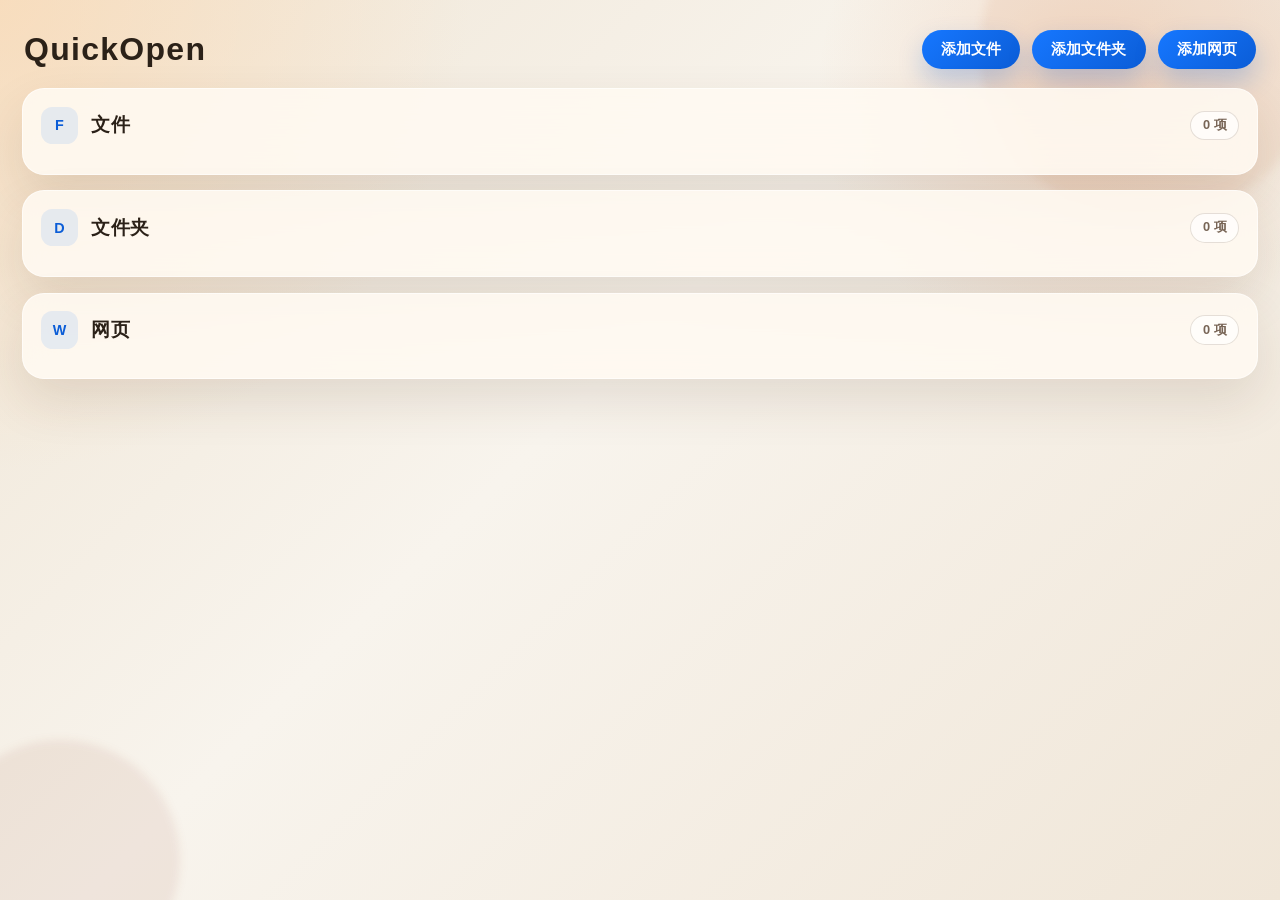
<file: index.html>
<!DOCTYPE html>
<html lang="zh-CN">
<head>
  <meta charset="UTF-8">
  <meta name="viewport" content="width=device-width, initial-scale=1.0">
  <title>QuickOpen 面板</title>
  <link rel="stylesheet" href="./index.css">
</head>
<body>
  <div class="app">
    <section class="topbar">
      <h1>QuickOpen</h1>
      <div class="actions">
        <button class="action-btn" type="button" data-add-target="file">添加文件</button>
        <button class="action-btn" type="button" data-add-target="folder">添加文件夹</button>
        <button class="action-btn" type="button" data-add-target="web">添加网页</button>
      </div>
    </section>

    <main class="columns">
      <section class="column" data-section="file">
        <div class="column-header">
          <div class="column-title">
            <div class="icon-badge">F</div>
            <h2>文件</h2>
          </div>
          <div class="count">0 项</div>
        </div>
        <div class="card-list"></div>
      </section>

      <section class="column" data-section="folder">
        <div class="column-header">
          <div class="column-title">
            <div class="icon-badge">D</div>
            <h2>文件夹</h2>
          </div>
          <div class="count">0 项</div>
        </div>
        <div class="card-list"></div>
      </section>

      <section class="column" data-section="web">
        <div class="column-header">
          <div class="column-title">
            <div class="icon-badge">W</div>
            <h2>网页</h2>
          </div>
          <div class="count">0 项</div>
        </div>
        <div class="card-list"></div>
      </section>
    </main>
  </div>

  <div class="context-menu" id="contextMenu">
    <button class="menu-item" type="button" data-action="rename">重命名</button>
    <button class="menu-item" type="button" data-action="copy">复制路径</button>
    <button class="menu-item delete" type="button" data-action="delete">删除</button>
  </div>

  <div class="dialog-shell" id="renameDialog" aria-hidden="true">
    <div class="dialog-backdrop" data-close-dialog="true"></div>
    <section class="rename-dialog" role="dialog" aria-modal="true" aria-labelledby="renameDialogTitle">
      <div class="dialog-head">
        <h2 id="renameDialogTitle">编辑启动项</h2>
      </div>

      <form class="rename-form" id="renameForm">
        <label class="field">
          <span class="field-label">显示名称（可选）：</span>
          <input id="displayNameInput" class="field-input" type="text" placeholder="插件首页显示的名称，留空则显示启动名称">
        </label>

        <label class="field">
          <span class="field-label">启动名称（uTools 搜索）：</span>
          <input id="launchNameInput" class="field-input field-input-focus" type="text" required>
        </label>

        <div class="field">
          <span class="field-label">图标（可选）：</span>
          <div class="icon-editor">
            <div class="icon-preview" id="iconPreview">未选择</div>
            <div class="icon-actions">
              <input id="iconUrlInput" class="field-input" type="text" placeholder="粘贴 URL、Base64 或选择图片">
              <button class="picker-btn" type="button" id="pickIconBtn">选择图片</button>
              <input id="iconFileInput" type="file" accept="image/*" hidden>
            </div>
          </div>
        </div>

        <label class="field">
          <span class="field-label">路径：</span>
          <input id="pathInput" class="field-input field-input-disabled" type="text" readonly>
        </label>

        <div class="dialog-actions">
          <button class="dialog-btn dialog-btn-secondary" type="button" data-close-dialog="true">取消</button>
          <button class="dialog-btn dialog-btn-primary" type="submit">确定</button>
        </div>
      </form>
    </section>
  </div>

  <div class="dialog-shell" id="webDialog" aria-hidden="true">
    <div class="dialog-backdrop" data-close-web-dialog="true"></div>
    <section class="rename-dialog" role="dialog" aria-modal="true" aria-labelledby="webDialogTitle">
      <div class="dialog-head">
        <h2 id="webDialogTitle">添加网页</h2>
      </div>

      <form class="rename-form" id="webForm">
        <label class="field">
          <span class="field-label">显示名称（可选）：</span>
          <input id="webDisplayNameInput" class="field-input" type="text" placeholder="插件首页显示的名称，留空则显示启动名称">
        </label>

        <label class="field">
          <span class="field-label">启动名称（uTools 搜索）：</span>
          <input id="webLaunchNameInput" class="field-input field-input-focus" type="text" placeholder="用于 uTools 搜索的关键词" required>
        </label>

        <div class="field">
          <span class="field-label">图标（可选）：</span>
          <div class="icon-editor">
            <div class="icon-preview" id="webIconPreview">未选择</div>
            <div class="icon-actions">
              <input id="webIconUrlInput" class="field-input" type="text" placeholder="粘贴 URL、Base64 或选择图片">
              <button class="picker-btn" type="button" id="webPickIconBtn">选择图片</button>
              <input id="webIconFileInput" type="file" accept="image/*" hidden>
            </div>
          </div>
        </div>

        <label class="field">
          <span class="field-label">网址：</span>
          <input id="webUrlInput" class="field-input" type="text" placeholder="例如：https://www.baidu.com" required>
        </label>

        <div class="dialog-actions">
          <button class="dialog-btn dialog-btn-secondary" type="button" data-close-web-dialog="true">取消</button>
          <button class="dialog-btn dialog-btn-primary" type="submit">确定</button>
        </div>
      </form>
    </section>
  </div>

  <div class="toast" id="toast"></div>

  <script src="./index.js"></script>
</body>
</html>
</file>
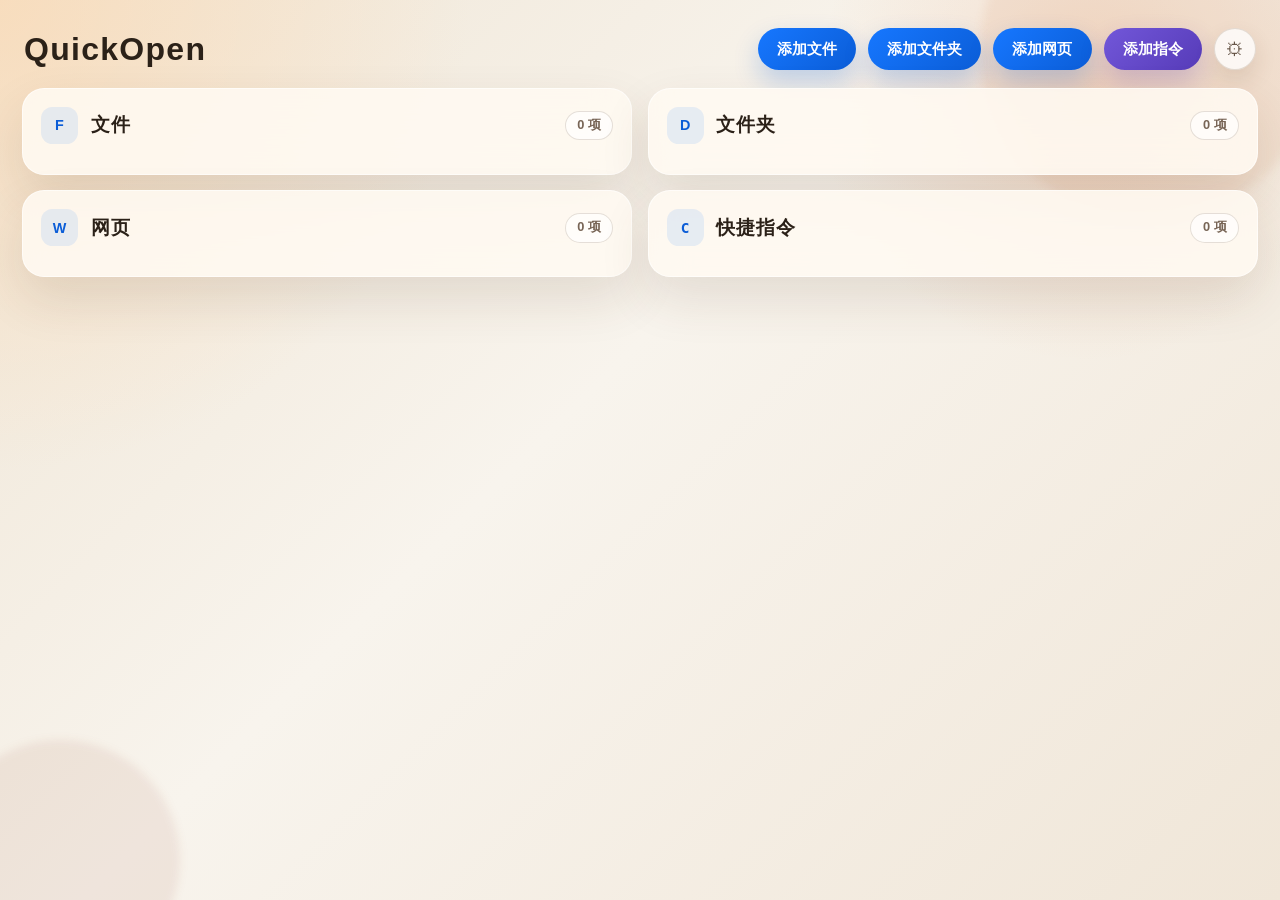
<file: QuickOpen/index.html>
<!DOCTYPE html>
<html lang="zh-CN">
<head>
  <meta charset="UTF-8">
  <meta name="viewport" content="width=device-width, initial-scale=1.0">
  <title>QuickOpen 面板</title>
  <link rel="stylesheet" href="./index.css">
</head>
<body data-column-layout="grid" data-card-size="medium">
  <div class="app">
    <section class="topbar">
      <h1>QuickOpen</h1>
      <div class="actions">
        <button class="action-btn" type="button" data-add-target="file">添加文件</button>
        <button class="action-btn" type="button" data-add-target="folder">添加文件夹</button>
        <button class="action-btn" type="button" data-add-target="web">添加网页</button>
        <button class="action-btn action-btn-command" type="button" data-add-target="command">添加指令</button>
        <button class="settings-btn" id="openSettingsBtn" type="button" aria-label="设置" title="设置">⚙</button>
      </div>
    </section>

    <main class="columns">
      <section class="column" data-section="file">
        <div class="column-header">
          <div class="column-title">
            <div class="icon-badge">F</div>
            <h2>文件</h2>
          </div>
          <div class="count">0 项</div>
        </div>
        <div class="card-list"></div>
      </section>

      <section class="column" data-section="folder">
        <div class="column-header">
          <div class="column-title">
            <div class="icon-badge">D</div>
            <h2>文件夹</h2>
          </div>
          <div class="count">0 项</div>
        </div>
        <div class="card-list"></div>
      </section>

      <section class="column" data-section="web">
        <div class="column-header">
          <div class="column-title">
            <div class="icon-badge">W</div>
            <h2>网页</h2>
          </div>
          <div class="count">0 项</div>
        </div>
        <div class="card-list"></div>
      </section>

      <section class="column" data-section="command">
        <div class="column-header">
          <div class="column-title">
            <div class="icon-badge command-badge">C</div>
            <h2>快捷指令</h2>
          </div>
          <div class="count">0 项</div>
        </div>
        <div class="card-list"></div>
      </section>
    </main>
  </div>

  <div class="context-menu" id="contextMenu">
    <button class="menu-item" type="button" data-action="rename">编辑</button>
    <button class="menu-item" type="button" data-action="copy">复制路径</button>
    <button class="menu-item delete" type="button" data-action="delete">删除</button>
  </div>

  <div class="dialog-shell" id="renameDialog" aria-hidden="true">
    <div class="dialog-backdrop" data-close-dialog="true"></div>
    <section class="rename-dialog" role="dialog" aria-modal="true" aria-labelledby="renameDialogTitle">
      <div class="dialog-head">
        <h2 id="renameDialogTitle">编辑启动项</h2>
      </div>

      <form class="rename-form" id="renameForm">
        <label class="field">
          <span class="field-label">显示名称（可选）：</span>
          <input id="displayNameInput" class="field-input" type="text" placeholder="插件首页显示的名称，留空则显示启动名称">
        </label>

        <label class="field">
          <span class="field-label">启动名称（uTools 搜索）：</span>
          <input id="launchNameInput" class="field-input field-input-focus" type="text" required>
        </label>

        <div class="field">
          <span class="field-label">图标（可选）：</span>
          <div class="icon-editor">
            <div class="icon-preview" id="iconPreview">未选择</div>
            <div class="icon-actions">
              <input id="iconUrlInput" class="field-input" type="text" placeholder="粘贴 URL、Base64 或选择图片">
              <button class="picker-btn" type="button" id="pickIconBtn">选择图片</button>
              <input id="iconFileInput" type="file" accept="image/*" hidden>
            </div>
          </div>
        </div>

        <label class="field">
          <span class="field-label" id="pathFieldLabel">路径：</span>
          <input id="pathInput" class="field-input" type="text" required>
        </label>

        <div class="dialog-actions">
          <button class="dialog-btn dialog-btn-secondary" type="button" data-close-dialog="true">取消</button>
          <button class="dialog-btn dialog-btn-primary" type="submit">确定</button>
        </div>
      </form>
    </section>
  </div>

  <div class="dialog-shell" id="webDialog" aria-hidden="true">
    <div class="dialog-backdrop" data-close-web-dialog="true"></div>
    <section class="rename-dialog" role="dialog" aria-modal="true" aria-labelledby="webDialogTitle">
      <div class="dialog-head">
        <h2 id="webDialogTitle">添加网页</h2>
      </div>

      <form class="rename-form" id="webForm">
        <label class="field">
          <span class="field-label">显示名称（可选）：</span>
          <input id="webDisplayNameInput" class="field-input" type="text" placeholder="插件首页显示的名称，留空则显示启动名称">
        </label>

        <label class="field">
          <span class="field-label">启动名称（uTools 搜索）：</span>
          <input id="webLaunchNameInput" class="field-input field-input-focus" type="text" placeholder="用于 uTools 搜索的关键词" required>
        </label>

        <div class="field">
          <span class="field-label">图标（可选）：</span>
          <div class="icon-editor">
            <div class="icon-preview" id="webIconPreview">未选择</div>
            <div class="icon-actions">
              <input id="webIconUrlInput" class="field-input" type="text" placeholder="粘贴 URL、Base64 或选择图片">
              <button class="picker-btn" type="button" id="webPickIconBtn">选择图片</button>
              <input id="webIconFileInput" type="file" accept="image/*" hidden>
            </div>
          </div>
        </div>

        <label class="field">
          <span class="field-label">网址：</span>
          <input id="webUrlInput" class="field-input" type="text" placeholder="例如：https://www.baidu.com" required>
        </label>

        <div class="dialog-actions">
          <button class="dialog-btn dialog-btn-secondary" type="button" data-close-web-dialog="true">取消</button>
          <button class="dialog-btn dialog-btn-primary" type="submit">确定</button>
        </div>
      </form>
    </section>
  </div>

  <div class="dialog-shell" id="commandDialog" aria-hidden="true">
    <div class="dialog-backdrop" data-close-command-dialog="true"></div>
    <section class="rename-dialog command-dialog" role="dialog" aria-modal="true" aria-labelledby="commandDialogTitle">
      <div class="dialog-head">
        <h2 id="commandDialogTitle">添加快捷指令</h2>
        <p>保存后，点击卡片即可在后台执行。</p>
      </div>

      <form class="rename-form" id="commandForm">
        <label class="field">
          <span class="field-label">名称</span>
          <input id="commandNameInput" class="field-input field-input-focus" type="text" placeholder="例如：启动本地服务" required>
        </label>

        <div class="field">
          <span class="field-label">图标（可选）</span>
          <div class="icon-editor">
            <div class="icon-preview" id="commandIconPreview">未选择</div>
            <div class="icon-actions">
              <input id="commandIconUrlInput" class="field-input" type="text" placeholder="粘贴 URL、Base64 或选择图片">
              <button class="picker-btn" type="button" id="commandPickIconBtn">选择图片</button>
              <input id="commandIconFileInput" type="file" accept="image/*" hidden>
            </div>
          </div>
        </div>

        <label class="field">
          <span class="field-label">指令</span>
          <textarea id="commandInput" class="field-input field-textarea" placeholder="例如：npm run dev" required spellcheck="false"></textarea>
        </label>

        <label class="field">
          <span class="field-label">工作目录（可选）</span>
          <div class="path-picker-row">
            <input id="commandCwdInput" class="field-input" type="text" placeholder="留空则使用插件目录">
            <button class="picker-btn" type="button" id="pickCommandCwdBtn">选择目录</button>
          </div>
        </label>

        <label class="toggle-field" for="commandAdminInput">
          <span class="toggle-copy">
            <strong>以管理员身份执行</strong>
            <small>执行时将弹出 Windows 用户账户控制确认。</small>
          </span>
          <input id="commandAdminInput" type="checkbox">
          <span class="toggle-control" aria-hidden="true"></span>
        </label>

        <div class="command-tip">指令将使用系统默认 Shell 执行，请只保存你信任的内容。</div>

        <div class="dialog-actions">
          <button class="dialog-btn dialog-btn-secondary" type="button" data-close-command-dialog="true">取消</button>
          <button class="dialog-btn dialog-btn-primary" type="submit">保存</button>
        </div>
      </form>
    </section>
  </div>

  <div class="dialog-shell" id="settingsDialog" aria-hidden="true">
    <div class="dialog-backdrop" data-close-settings-dialog="true"></div>
    <section class="rename-dialog settings-dialog" role="dialog" aria-modal="true" aria-labelledby="settingsDialogTitle">
      <div class="dialog-head settings-head">
        <h2 id="settingsDialogTitle">界面设置</h2>
        <p>调整主界面栏目布局和项目方块大小。</p>
      </div>

      <form class="settings-form" id="settingsForm">
        <fieldset class="settings-group">
          <legend>栏目显示方式</legend>
          <div class="settings-options settings-options-layout">
            <label class="setting-choice">
              <input type="radio" name="columnLayout" value="vertical">
              <span><strong>垂直显示</strong><small>四个栏目从上到下排列</small></span>
            </label>
            <label class="setting-choice">
              <input type="radio" name="columnLayout" value="grid">
              <span><strong>网格显示</strong><small>四个栏目以 2 × 2 排列</small></span>
            </label>
          </div>
        </fieldset>

        <fieldset class="settings-group">
          <legend>项目方块大小</legend>
          <div class="settings-options settings-options-size">
            <label class="setting-choice size-choice">
              <input type="radio" name="cardSize" value="small">
              <span><i class="size-preview size-preview-small"></i><strong>小</strong></span>
            </label>
            <label class="setting-choice size-choice">
              <input type="radio" name="cardSize" value="medium">
              <span><i class="size-preview size-preview-medium"></i><strong>中</strong></span>
            </label>
            <label class="setting-choice size-choice">
              <input type="radio" name="cardSize" value="large">
              <span><i class="size-preview size-preview-large"></i><strong>大</strong></span>
            </label>
          </div>
        </fieldset>

        <div class="dialog-actions settings-actions">
          <button class="dialog-btn dialog-btn-secondary" type="button" data-close-settings-dialog="true">取消</button>
          <button class="dialog-btn dialog-btn-primary" type="submit">保存设置</button>
        </div>
      </form>
    </section>
  </div>

  <div class="toast" id="toast"></div>

  <script src="./index.js"></script>
</body>
</html>
</file>
<file: index.css>
:root {
  --panel: rgba(255, 250, 242, 0.88);
  --card: rgba(255, 255, 255, 0.82);
  --card-hover: #fffef9;
  --text: #2b2118;
  --muted: #786556;
  --line: rgba(111, 83, 58, 0.18);
  --accent: #1677ff;
  --accent-deep: #0b5dd7;
  --accent-soft: rgba(22, 119, 255, 0.1);
  --shadow: 0 22px 50px rgba(84, 53, 28, 0.12);
  --radius-xl: 28px;
  --radius-lg: 22px;
  --radius-md: 16px;
  --card-size: 112px;
  --font-title: "Trebuchet MS", "Segoe UI", sans-serif;
  --font-body: "Microsoft YaHei", "PingFang SC", sans-serif;
}

* {
  box-sizing: border-box;
}

body {
  margin: 0;
  min-height: 100vh;
  font-family: var(--font-body);
  color: var(--text);
  background:
    radial-gradient(circle at top left, rgba(255, 214, 170, 0.55), transparent 30%),
    radial-gradient(circle at 85% 10%, rgba(221, 137, 83, 0.22), transparent 20%),
    linear-gradient(135deg, #efe5d5 0%, #f8f4ed 45%, #f0e6d8 100%);
  overflow-x: hidden;
  overflow-y: auto;
}

body::before,
body::after {
  content: "";
  position: fixed;
  border-radius: 999px;
  filter: blur(4px);
  pointer-events: none;
}

body::before {
  width: 340px;
  height: 340px;
  background: rgba(197, 98, 45, 0.08);
  top: -120px;
  right: -40px;
}

body::after {
  width: 240px;
  height: 240px;
  background: rgba(143, 57, 25, 0.08);
  bottom: -80px;
  left: -60px;
}

.app {
  position: relative;
  min-height: 100vh;
  padding: clamp(12px, 1.8vw, 22px);
  display: flex;
  flex-direction: column;
  gap: clamp(12px, 1.2vh, 18px);
}

.topbar {
  display: flex;
  justify-content: space-between;
  align-items: center;
  gap: clamp(12px, 1.2vw, 20px);
  min-height: clamp(44px, 6vh, 56px);
  padding: 0 2px;
  flex-shrink: 0;
}

.topbar h1 {
  margin: 0;
  font-family: var(--font-title);
  font-size: clamp(1.45rem, 2.5vw, 2rem);
  line-height: 1;
  letter-spacing: 0.04em;
}

.actions {
  display: flex;
  gap: clamp(8px, 1vw, 12px);
  justify-content: flex-end;
  flex-shrink: 0;
  flex-wrap: nowrap;
}

.action-btn {
  border: 0;
  border-radius: 999px;
  padding: clamp(10px, 1.1vh, 12px) clamp(14px, 1.5vw, 20px);
  font: inherit;
  font-size: clamp(0.92rem, 1vw, 1.02rem);
  font-weight: 700;
  color: #fff;
  cursor: pointer;
  background: linear-gradient(135deg, var(--accent), var(--accent-deep));
  box-shadow: 0 12px 26px rgba(11, 93, 215, 0.24);
  transition: transform 0.2s ease, box-shadow 0.2s ease, opacity 0.2s ease;
}

.action-btn:hover {
  transform: translateY(-2px);
  box-shadow: 0 16px 30px rgba(11, 93, 215, 0.28);
}

.action-btn:active {
  transform: translateY(0);
  opacity: 0.92;
}

.columns {
  display: grid;
  grid-template-columns: 1fr;
  grid-auto-rows: auto;
  gap: clamp(12px, 1.2vw, 18px);
  align-content: start;
}

.column {
  display: flex;
  flex-direction: column;
  min-height: 0;
  padding: clamp(14px, 1.4vw, 20px);
  border-radius: var(--radius-lg);
  background: var(--panel);
  border: 1px solid rgba(255, 255, 255, 0.62);
  box-shadow: var(--shadow);
  backdrop-filter: blur(18px);
}

.column-header {
  display: flex;
  align-items: center;
  justify-content: space-between;
  gap: clamp(10px, 1vw, 14px);
  margin-bottom: clamp(12px, 1.1vh, 16px);
  flex-shrink: 0;
}

.column-title {
  display: flex;
  align-items: center;
  gap: clamp(10px, 1vw, 14px);
}

.column-title h2 {
  margin: 0;
  font-size: clamp(1.15rem, 1.45vw, 1.35rem);
  font-family: var(--font-title);
  letter-spacing: 0.04em;
}

.icon-badge {
  width: clamp(34px, 2.9vw, 42px);
  height: clamp(34px, 2.9vw, 42px);
  display: grid;
  place-items: center;
  border-radius: clamp(10px, 0.9vw, 13px);
  background: rgba(22, 119, 255, 0.1);
  color: var(--accent-deep);
  font-size: clamp(0.9rem, 1vw, 1rem);
  font-weight: 700;
}

.count {
  padding: clamp(5px, 0.6vh, 7px) clamp(10px, 0.9vw, 12px);
  border-radius: 999px;
  background: rgba(255, 255, 255, 0.7);
  color: var(--muted);
  font-size: clamp(0.8rem, 0.85vw, 0.9rem);
  font-weight: 700;
  border: 1px solid var(--line);
}

.card-list {
  display: grid;
  grid-template-columns: repeat(auto-fill, minmax(var(--card-size, 88px), 1fr));
  gap: clamp(10px, 1vw, 14px);
  padding-right: 0;
  align-content: start;
  grid-auto-rows: var(--card-size, 88px);
}

.card {
  width: 100%;
  border: 1px solid rgba(111, 83, 58, 0.1);
  border-radius: var(--radius-md);
  min-height: 0;
  height: var(--card-size, 88px);
  padding: clamp(10px, 1.1vh, 14px) clamp(8px, 0.9vw, 12px);
  display: flex;
  flex-direction: column;
  align-items: center;
  justify-content: center;
  gap: clamp(8px, 0.9vh, 10px);
  text-align: center;
  cursor: pointer;
  background: linear-gradient(180deg, var(--card), rgba(255, 251, 244, 0.92));
  color: inherit;
  transition: transform 0.2s ease, border-color 0.2s ease, background 0.2s ease, box-shadow 0.2s ease;
}

.card:hover {
  transform: translateY(-2px);
  background: linear-gradient(180deg, var(--card-hover), #fff8ef);
  border-color: rgba(22, 119, 255, 0.25);
  box-shadow: 0 12px 24px rgba(87, 59, 39, 0.1);
}

.card:focus-visible {
  outline: 3px solid rgba(22, 119, 255, 0.25);
  outline-offset: 2px;
}

.card-thumb {
  width: clamp(40px, 3.6vw, 48px);
  height: clamp(40px, 3.6vw, 48px);
  border-radius: clamp(10px, 1vw, 14px);
  display: grid;
  place-items: center;
  background: linear-gradient(135deg, rgba(22, 119, 255, 0.18), rgba(11, 93, 215, 0.1));
  color: var(--accent-deep);
  font-size: clamp(0.84rem, 0.95vw, 0.98rem);
  font-weight: 800;
  box-shadow: inset 0 1px 0 rgba(255, 255, 255, 0.45);
}

.card-thumb.has-image {
  background-size: cover;
  background-position: center;
  color: transparent;
}

.card h3 {
  margin: 0;
  font-size: clamp(0.88rem, 0.92vw, 0.98rem);
  line-height: 1.25;
  max-width: 100%;
  display: -webkit-box;
  -webkit-line-clamp: 2;
  -webkit-box-orient: vertical;
  overflow: hidden;
}

.context-menu {
  position: fixed;
  z-index: 999;
  min-width: 170px;
  padding: 8px;
  border-radius: 16px;
  background: rgba(43, 33, 24, 0.96);
  border: 1px solid rgba(255, 255, 255, 0.08);
  box-shadow: 0 22px 40px rgba(26, 18, 12, 0.28);
  opacity: 0;
  pointer-events: none;
  transform: scale(0.96);
  transform-origin: top left;
  transition: opacity 0.14s ease, transform 0.14s ease;
}

.context-menu.open {
  opacity: 1;
  pointer-events: auto;
  transform: scale(1);
}

.menu-item {
  width: 100%;
  border: 0;
  background: transparent;
  color: #fff7ef;
  font: inherit;
  text-align: left;
  padding: 11px 12px;
  border-radius: 12px;
  cursor: pointer;
  transition: background 0.15s ease;
}

.menu-item:hover {
  background: rgba(255, 255, 255, 0.08);
}

.menu-item.delete {
  color: #ffbe9b;
}

.dialog-shell {
  position: fixed;
  inset: 0;
  z-index: 1200;
  display: grid;
  place-items: center;
  padding: clamp(10px, 2vh, 20px);
  opacity: 0;
  pointer-events: none;
  transition: opacity 0.2s ease;
}

.dialog-shell.open {
  opacity: 1;
  pointer-events: auto;
}

.dialog-backdrop {
  position: absolute;
  inset: 0;
  background: rgba(20, 28, 45, 0.38);
  backdrop-filter: blur(6px);
}

.rename-dialog {
  position: relative;
  width: min(100%, 500px);
  min-height: 500px;
  height: min(84vh, 540px);
  padding: 18px 22px 16px;
  border-radius: 20px;
  background: #fff;
  box-shadow: 0 36px 80px rgba(24, 39, 75, 0.24);
  overflow: hidden;
}

.dialog-head {
  margin-bottom: 14px;
}

.dialog-head h2 {
  margin: 0;
  font-size: 1rem;
  font-weight: 700;
  color: #2c2f36;
}

.rename-form {
  display: flex;
  flex-direction: column;
  gap: 10px;
}

.field {
  display: flex;
  flex-direction: column;
  gap: 6px;
}

.field-label {
  color: #6c6f77;
  font-size: 0.88rem;
  font-weight: 600;
}

.field-input {
  width: 100%;
  height: 42px;
  padding: 0 14px;
  border: 1px solid #d9dde6;
  border-radius: 10px;
  background: #fff;
  color: #2b2f36;
  font: inherit;
  font-size: 0.92rem;
  outline: none;
  transition: border-color 0.16s ease, box-shadow 0.16s ease;
}

.field-input::placeholder {
  color: #a1a7b3;
}

.field-input:focus,
.field-input-focus {
  border-color: var(--accent);
  box-shadow: 0 0 0 3px rgba(22, 119, 255, 0.12);
}

.field-input-disabled {
  background: #f5f6f8;
  color: #9aa1ad;
}

.icon-editor {
  display: flex;
  gap: 10px;
  align-items: stretch;
}

.icon-preview {
  width: 60px;
  min-width: 60px;
  height: 60px;
  border-radius: 12px;
  border: 1px dashed #d7dbe5;
  background: #f7f8fb;
  color: #99a0ad;
  display: grid;
  place-items: center;
  font-size: 0.74rem;
  background-size: cover;
  background-position: center;
  overflow: hidden;
}

.icon-preview.has-image {
  color: transparent;
  border-style: solid;
}

.icon-actions {
  flex: 1;
  display: flex;
  gap: 10px;
  align-items: center;
}

.picker-btn {
  height: 42px;
  padding: 0 16px;
  border: 1px solid #d9dde6;
  border-radius: 10px;
  background: #fff;
  color: #5a606c;
  font: inherit;
  font-size: 0.9rem;
  font-weight: 600;
  white-space: nowrap;
  cursor: pointer;
}

.dialog-actions {
  display: flex;
  justify-content: flex-end;
  gap: 10px;
  margin-top: 2px;
  padding-top: 0;
  padding-bottom: 0;
}

.dialog-btn {
  min-width: 80px;
  height: 42px;
  border-radius: 10px;
  font: inherit;
  font-size: 0.94rem;
  font-weight: 600;
  cursor: pointer;
}

.dialog-btn-secondary {
  border: 1px solid #d9dde6;
  background: #fff;
  color: #6b7280;
}

.dialog-btn-primary {
  border: 0;
  background: linear-gradient(180deg, #2784ff, #1677ff);
  color: #fff;
}

.toast {
  position: fixed;
  left: 50%;
  bottom: 28px;
  transform: translateX(-50%) translateY(20px);
  padding: 12px 18px;
  border-radius: 999px;
  background: rgba(43, 33, 24, 0.92);
  color: #fff7ef;
  font-size: 0.92rem;
  box-shadow: 0 14px 28px rgba(33, 22, 15, 0.22);
  opacity: 0;
  pointer-events: none;
  transition: opacity 0.22s ease, transform 0.22s ease;
  z-index: 1300;
}

.toast.show {
  opacity: 1;
  transform: translateX(-50%) translateY(0);
}

@media (max-width: 900px) {
  .columns {
    --card-size: 92px;
  }

  .topbar h1 {
    font-size: clamp(1.12rem, 2.2vw, 1.4rem);
  }

  .actions {
    gap: 6px;
  }

  .action-btn {
    padding: 9px 12px;
    font-size: 0.84rem;
  }

  .columns {
    gap: 8px;
  }

  .column {
    padding: 10px;
  }

  .column-title h2 {
    font-size: 1rem;
  }

  .icon-badge {
    width: 30px;
    height: 30px;
    font-size: 0.8rem;
  }

  .count {
    font-size: 0.74rem;
    padding: 4px 8px;
  }

  .card-list {
    grid-template-columns: repeat(auto-fill, minmax(var(--card-size, 72px), 1fr));
    grid-auto-rows: var(--card-size, 72px);
    gap: 6px;
  }

  .card {
    padding: 8px 6px;
    gap: 6px;
  }

  .card-thumb {
    width: 34px;
    height: 34px;
    font-size: 0.74rem;
    border-radius: 10px;
  }

  .card h3 {
    font-size: 0.78rem;
    line-height: 1.15;
  }
}

@media (max-width: 720px) {
  .columns {
    --card-size: 84px;
  }

  .app {
    padding: 12px;
  }

  .rename-dialog {
    width: min(100%, 440px);
    min-height: 470px;
    height: min(82vh, 520px);
    padding: 16px 14px 14px;
  }

  .icon-editor {
    flex-direction: column;
  }

  .icon-actions {
    flex-direction: column;
    align-items: stretch;
  }

  .picker-btn {
    width: 100%;
  }
}
</file>
<file: QuickOpen/index.css>
:root {
  --panel: rgba(255, 250, 242, 0.88);
  --card: rgba(255, 255, 255, 0.82);
  --card-hover: #fffef9;
  --text: #2b2118;
  --muted: #786556;
  --line: rgba(111, 83, 58, 0.18);
  --accent: #1677ff;
  --accent-deep: #0b5dd7;
  --accent-soft: rgba(22, 119, 255, 0.1);
  --shadow: 0 22px 50px rgba(84, 53, 28, 0.12);
  --radius-xl: 28px;
  --radius-lg: 22px;
  --radius-md: 16px;
  --card-size: 112px;
  --font-title: "Trebuchet MS", "Segoe UI", sans-serif;
  --font-body: "Microsoft YaHei", "PingFang SC", sans-serif;
}

* {
  box-sizing: border-box;
}

body {
  margin: 0;
  min-height: 100vh;
  font-family: var(--font-body);
  color: var(--text);
  background:
    radial-gradient(circle at top left, rgba(255, 214, 170, 0.55), transparent 30%),
    radial-gradient(circle at 85% 10%, rgba(221, 137, 83, 0.22), transparent 20%),
    linear-gradient(135deg, #efe5d5 0%, #f8f4ed 45%, #f0e6d8 100%);
  overflow-x: hidden;
  overflow-y: auto;
}

body[data-card-size="small"] {
  --card-size: 64px;
}

body[data-card-size="medium"] {
  --card-size: 84px;
}

body[data-card-size="large"] {
  --card-size: 112px;
}

body::before,
body::after {
  content: "";
  position: fixed;
  border-radius: 999px;
  filter: blur(4px);
  pointer-events: none;
}

body::before {
  width: 340px;
  height: 340px;
  background: rgba(197, 98, 45, 0.08);
  top: -120px;
  right: -40px;
}

body::after {
  width: 240px;
  height: 240px;
  background: rgba(143, 57, 25, 0.08);
  bottom: -80px;
  left: -60px;
}

.app {
  position: relative;
  min-height: 100vh;
  padding: clamp(12px, 1.8vw, 22px);
  display: flex;
  flex-direction: column;
  gap: clamp(12px, 1.2vh, 18px);
}

.topbar {
  display: flex;
  justify-content: space-between;
  align-items: center;
  gap: clamp(12px, 1.2vw, 20px);
  min-height: clamp(44px, 6vh, 56px);
  padding: 0 2px;
  flex-shrink: 0;
}

.topbar h1 {
  margin: 0;
  font-family: var(--font-title);
  font-size: clamp(1.45rem, 2.5vw, 2rem);
  line-height: 1;
  letter-spacing: 0.04em;
}

.actions {
  display: flex;
  gap: clamp(8px, 1vw, 12px);
  justify-content: flex-end;
  flex-shrink: 0;
  flex-wrap: wrap;
}

.action-btn {
  border: 0;
  border-radius: 999px;
  padding: clamp(10px, 1.1vh, 12px) clamp(14px, 1.5vw, 20px);
  font: inherit;
  font-size: clamp(0.92rem, 1vw, 1.02rem);
  font-weight: 700;
  color: #fff;
  cursor: pointer;
  background: linear-gradient(135deg, var(--accent), var(--accent-deep));
  box-shadow: 0 12px 26px rgba(11, 93, 215, 0.24);
  transition: transform 0.2s ease, box-shadow 0.2s ease, opacity 0.2s ease;
}

.action-btn:hover {
  transform: translateY(-2px);
  box-shadow: 0 16px 30px rgba(11, 93, 215, 0.28);
}

.action-btn:active {
  transform: translateY(0);
  opacity: 0.92;
}

.action-btn-command {
  background: linear-gradient(135deg, #7257d9, #563bb8);
  box-shadow: 0 12px 26px rgba(86, 59, 184, 0.24);
}

.settings-btn {
  width: 42px;
  height: 42px;
  flex: 0 0 42px;
  border: 1px solid rgba(111, 83, 58, 0.18);
  border-radius: 50%;
  background: rgba(255, 255, 255, 0.78);
  color: #5e4c3e;
  box-shadow: 0 10px 22px rgba(84, 53, 28, 0.12);
  font-size: 1.12rem;
  cursor: pointer;
  transition: transform 0.2s ease, background 0.2s ease;
}

.settings-btn:hover {
  transform: translateY(-2px) rotate(18deg);
  background: #fff;
}

.settings-btn:focus-visible {
  outline: 3px solid rgba(22, 119, 255, 0.25);
  outline-offset: 2px;
}

.columns {
  display: grid;
  grid-template-columns: repeat(2, minmax(0, 1fr));
  grid-auto-rows: auto;
  gap: clamp(12px, 1.2vw, 18px);
  align-content: start;
}

body[data-column-layout="vertical"] .columns {
  grid-template-columns: 1fr;
}

.command-badge {
  width: auto;
  min-width: clamp(34px, 2.9vw, 42px);
  padding: 0 7px;
  font-family: Consolas, monospace;
}

.column {
  display: flex;
  flex-direction: column;
  min-height: 0;
  padding: clamp(14px, 1.4vw, 20px);
  border-radius: var(--radius-lg);
  background: var(--panel);
  border: 1px solid rgba(255, 255, 255, 0.62);
  box-shadow: var(--shadow);
  backdrop-filter: blur(18px);
}

.column-header {
  display: flex;
  align-items: center;
  justify-content: space-between;
  gap: clamp(10px, 1vw, 14px);
  margin-bottom: clamp(12px, 1.1vh, 16px);
  flex-shrink: 0;
}

.column-title {
  display: flex;
  align-items: center;
  gap: clamp(10px, 1vw, 14px);
}

.column-title h2 {
  margin: 0;
  font-size: clamp(1.15rem, 1.45vw, 1.35rem);
  font-family: var(--font-title);
  letter-spacing: 0.04em;
}

.icon-badge {
  width: clamp(34px, 2.9vw, 42px);
  height: clamp(34px, 2.9vw, 42px);
  display: grid;
  place-items: center;
  border-radius: clamp(10px, 0.9vw, 13px);
  background: rgba(22, 119, 255, 0.1);
  color: var(--accent-deep);
  font-size: clamp(0.9rem, 1vw, 1rem);
  font-weight: 700;
}

.count {
  padding: clamp(5px, 0.6vh, 7px) clamp(10px, 0.9vw, 12px);
  border-radius: 999px;
  background: rgba(255, 255, 255, 0.7);
  color: var(--muted);
  font-size: clamp(0.8rem, 0.85vw, 0.9rem);
  font-weight: 700;
  border: 1px solid var(--line);
}

.card-list {
  display: grid;
  grid-template-columns: repeat(auto-fill, minmax(var(--card-size, 88px), 1fr));
  gap: clamp(10px, 1vw, 14px);
  padding-right: 0;
  align-content: start;
  grid-auto-rows: var(--card-size, 88px);
}

.card {
  position: relative;
  width: 100%;
  border: 1px solid transparent;
  border-radius: var(--radius-md);
  min-height: 0;
  height: var(--card-size, 88px);
  padding: clamp(10px, 1.1vh, 14px) clamp(8px, 0.9vw, 12px);
  display: flex;
  flex-direction: column;
  align-items: center;
  justify-content: center;
  gap: clamp(8px, 0.9vh, 10px);
  text-align: center;
  cursor: pointer;
  background: transparent;
  color: inherit;
  transition: transform 0.2s ease, border-color 0.2s ease, background 0.2s ease, box-shadow 0.2s ease;
}

.card:hover {
  transform: translateY(-2px);
  background: linear-gradient(180deg, var(--card-hover), #fff8ef);
  border-color: rgba(22, 119, 255, 0.25);
  box-shadow: 0 12px 24px rgba(87, 59, 39, 0.1);
}

.card:focus-visible {
  outline: 3px solid rgba(22, 119, 255, 0.25);
  outline-offset: 2px;
}

.card-thumb {
  width: clamp(40px, 3.6vw, 48px);
  height: clamp(40px, 3.6vw, 48px);
  border-radius: clamp(10px, 1vw, 14px);
  display: grid;
  place-items: center;
  background: linear-gradient(135deg, rgba(22, 119, 255, 0.18), rgba(11, 93, 215, 0.1));
  color: var(--accent-deep);
  font-size: clamp(0.84rem, 0.95vw, 0.98rem);
  font-weight: 800;
  box-shadow: inset 0 1px 0 rgba(255, 255, 255, 0.45);
}

.card-thumb.has-image {
  background-size: cover;
  background-position: center;
  background-repeat: no-repeat;
  color: transparent;
}

.card h3 {
  margin: 0;
  font-size: clamp(0.88rem, 0.92vw, 0.98rem);
  line-height: 1.25;
  max-width: 100%;
  display: -webkit-box;
  -webkit-line-clamp: 2;
  -webkit-box-orient: vertical;
  overflow: hidden;
}

.context-menu {
  position: fixed;
  z-index: 999;
  min-width: 170px;
  padding: 8px;
  border-radius: 16px;
  background: rgba(43, 33, 24, 0.96);
  border: 1px solid rgba(255, 255, 255, 0.08);
  box-shadow: 0 22px 40px rgba(26, 18, 12, 0.28);
  opacity: 0;
  pointer-events: none;
  transform: scale(0.96);
  transform-origin: top left;
  transition: opacity 0.14s ease, transform 0.14s ease;
}

.context-menu.open {
  opacity: 1;
  pointer-events: auto;
  transform: scale(1);
}

.menu-item {
  width: 100%;
  border: 0;
  background: transparent;
  color: #fff7ef;
  font: inherit;
  text-align: left;
  padding: 11px 12px;
  border-radius: 12px;
  cursor: pointer;
  transition: background 0.15s ease;
}

.menu-item:hover {
  background: rgba(255, 255, 255, 0.08);
}

.menu-item.delete {
  color: #ffbe9b;
}

.dialog-shell {
  position: fixed;
  inset: 0;
  z-index: 1200;
  display: grid;
  place-items: center;
  padding: clamp(10px, 2vh, 20px);
  opacity: 0;
  pointer-events: none;
  transition: opacity 0.2s ease;
}

.dialog-shell.open {
  opacity: 1;
  pointer-events: auto;
}

.dialog-backdrop {
  position: absolute;
  inset: 0;
  background: rgba(20, 28, 45, 0.38);
  backdrop-filter: blur(6px);
}

.rename-dialog {
  position: relative;
  width: min(100%, 500px);
  min-height: 500px;
  height: min(84vh, 540px);
  padding: 18px 22px 16px;
  border-radius: 20px;
  background: #fff;
  box-shadow: 0 36px 80px rgba(24, 39, 75, 0.24);
  overflow: hidden;
}

.dialog-head {
  margin-bottom: 14px;
}

.dialog-head h2 {
  margin: 0;
  font-size: 1rem;
  font-weight: 700;
  color: #2c2f36;
}

.drag-handle {
  position: absolute;
  top: 5px;
  right: 7px;
  z-index: 2;
  padding: 2px 3px;
  border-radius: 6px;
  color: rgba(78, 65, 55, 0.42);
  font-size: 0.78rem;
  line-height: 1;
  letter-spacing: -0.16em;
  cursor: grab;
  opacity: 0;
  transition: opacity 0.15s ease, color 0.15s ease, background 0.15s ease;
}

.card:hover .drag-handle,
.drag-handle:focus-visible {
  opacity: 1;
}

.drag-handle:hover {
  color: #563bb8;
  background: rgba(114, 87, 217, 0.1);
}

.drag-handle:active {
  cursor: grabbing;
}

.card.dragging {
  opacity: 0.42;
  transform: scale(0.96);
}

.card-list.drag-active {
  border-radius: 12px;
  outline: 2px dashed rgba(114, 87, 217, 0.22);
  outline-offset: 5px;
}

.dialog-head p {
  margin: 6px 0 0;
  color: #8a909b;
  font-size: 0.82rem;
}

.rename-form {
  display: flex;
  flex-direction: column;
  gap: 10px;
}

.field {
  display: flex;
  flex-direction: column;
  gap: 6px;
}

.field-label {
  color: #6c6f77;
  font-size: 0.88rem;
  font-weight: 600;
}

.field-input {
  width: 100%;
  height: 42px;
  padding: 0 14px;
  border: 1px solid #d9dde6;
  border-radius: 10px;
  background: #fff;
  color: #2b2f36;
  font: inherit;
  font-size: 0.92rem;
  outline: none;
  transition: border-color 0.16s ease, box-shadow 0.16s ease;
}

.field-input::placeholder {
  color: #a1a7b3;
}

.field-input:focus,
.field-input-focus {
  border-color: var(--accent);
  box-shadow: 0 0 0 3px rgba(22, 119, 255, 0.12);
}

.field-input-disabled {
  background: #f5f6f8;
  color: #9aa1ad;
}

.field-textarea {
  min-height: 112px;
  height: 112px;
  padding: 12px 14px;
  resize: vertical;
  font-family: Consolas, "Cascadia Mono", monospace;
  line-height: 1.5;
}

.path-picker-row {
  display: flex;
  gap: 10px;
}

.path-picker-row .field-input {
  flex: 1;
  min-width: 0;
}

.command-dialog {
  min-height: 0;
  height: auto;
  max-height: calc(100vh - 32px);
  overflow-y: auto;
}

.command-tip {
  padding: 10px 12px;
  border-radius: 10px;
  color: #725b37;
  background: #fff8e8;
  border: 1px solid #f1dfb6;
  font-size: 0.8rem;
  line-height: 1.45;
}

.toggle-field {
  display: flex;
  align-items: center;
  gap: 14px;
  padding: 11px 12px;
  border: 1px solid #e2e5eb;
  border-radius: 12px;
  background: #fafbfc;
  cursor: pointer;
}

.toggle-copy {
  display: flex;
  flex: 1;
  min-width: 0;
  flex-direction: column;
  gap: 3px;
  color: #343842;
}

.toggle-copy strong {
  font-size: 0.88rem;
}

.toggle-copy small {
  color: #8a909b;
  font-size: 0.76rem;
  line-height: 1.35;
}

.toggle-field input {
  position: absolute;
  width: 1px;
  height: 1px;
  opacity: 0;
}

.toggle-control {
  position: relative;
  width: 42px;
  height: 24px;
  flex: 0 0 42px;
  border-radius: 999px;
  background: #c9ced8;
  transition: background 0.18s ease;
}

.toggle-control::after {
  content: "";
  position: absolute;
  top: 3px;
  left: 3px;
  width: 18px;
  height: 18px;
  border-radius: 50%;
  background: #fff;
  box-shadow: 0 2px 6px rgba(33, 39, 52, 0.24);
  transition: transform 0.18s ease;
}

.toggle-field input:checked + .toggle-control {
  background: #7257d9;
}

.toggle-field input:checked + .toggle-control::after {
  transform: translateX(18px);
}

.toggle-field input:focus-visible + .toggle-control {
  outline: 3px solid rgba(114, 87, 217, 0.2);
  outline-offset: 2px;
}

.icon-editor {
  display: flex;
  gap: 10px;
  align-items: stretch;
}

.icon-preview {
  width: 60px;
  min-width: 60px;
  height: 60px;
  border-radius: 12px;
  border: 1px dashed #d7dbe5;
  background: #f7f8fb;
  color: #99a0ad;
  display: grid;
  place-items: center;
  font-size: 0.74rem;
  background-size: cover;
  background-position: center;
  overflow: hidden;
}

.icon-preview.has-image {
  color: transparent;
  border-style: solid;
}

.icon-actions {
  flex: 1;
  display: flex;
  gap: 10px;
  align-items: center;
}

.picker-btn {
  height: 42px;
  padding: 0 16px;
  border: 1px solid #d9dde6;
  border-radius: 10px;
  background: #fff;
  color: #5a606c;
  font: inherit;
  font-size: 0.9rem;
  font-weight: 600;
  white-space: nowrap;
  cursor: pointer;
}

.dialog-actions {
  display: flex;
  justify-content: flex-end;
  gap: 10px;
  margin-top: 2px;
  padding-top: 0;
  padding-bottom: 0;
}

.dialog-btn {
  min-width: 80px;
  height: 42px;
  border-radius: 10px;
  font: inherit;
  font-size: 0.94rem;
  font-weight: 600;
  cursor: pointer;
}

.dialog-btn-secondary {
  border: 1px solid #d9dde6;
  background: #fff;
  color: #6b7280;
}

.dialog-btn-primary {
  border: 0;
  background: linear-gradient(180deg, #2784ff, #1677ff);
  color: #fff;
}

.settings-dialog {
  width: min(100%, 560px);
  min-height: 0;
  height: auto;
  padding: 24px;
}

.settings-head {
  margin-bottom: 20px;
}

.settings-form {
  display: flex;
  flex-direction: column;
  gap: 22px;
}

.settings-group {
  min-width: 0;
  margin: 0;
  padding: 0;
  border: 0;
}

.settings-group legend {
  margin-bottom: 10px;
  color: #555b66;
  font-size: 0.88rem;
  font-weight: 700;
}

.settings-options {
  display: grid;
  gap: 10px;
}

.settings-options-layout {
  grid-template-columns: repeat(2, minmax(0, 1fr));
}

.settings-options-size {
  grid-template-columns: repeat(3, minmax(0, 1fr));
}

.setting-choice {
  position: relative;
  cursor: pointer;
}

.setting-choice input {
  position: absolute;
  width: 1px;
  height: 1px;
  opacity: 0;
}

.setting-choice > span {
  min-height: 78px;
  padding: 14px;
  display: flex;
  flex-direction: column;
  justify-content: center;
  gap: 5px;
  border: 1px solid #dfe3ea;
  border-radius: 13px;
  background: #fafbfc;
  color: #393e48;
  transition: border-color 0.16s ease, background 0.16s ease, box-shadow 0.16s ease;
}

.setting-choice small {
  color: #8a909b;
  font-size: 0.76rem;
  line-height: 1.35;
}

.setting-choice input:checked + span {
  border-color: #7257d9;
  background: rgba(114, 87, 217, 0.07);
  box-shadow: 0 0 0 3px rgba(114, 87, 217, 0.1);
}

.setting-choice input:focus-visible + span {
  outline: 3px solid rgba(114, 87, 217, 0.2);
  outline-offset: 2px;
}

.size-choice > span {
  min-height: 92px;
  align-items: center;
  text-align: center;
}

.size-preview {
  display: block;
  border-radius: 7px;
  background: linear-gradient(135deg, #8e76e3, #563bb8);
}

.size-preview-small {
  width: 18px;
  height: 18px;
}

.size-preview-medium {
  width: 24px;
  height: 24px;
}

.size-preview-large {
  width: 32px;
  height: 32px;
}

.settings-actions {
  margin-top: 2px;
}

.toast {
  position: fixed;
  left: 50%;
  bottom: 28px;
  transform: translateX(-50%) translateY(20px);
  padding: 12px 18px;
  border-radius: 999px;
  background: rgba(43, 33, 24, 0.92);
  color: #fff7ef;
  font-size: 0.92rem;
  box-shadow: 0 14px 28px rgba(33, 22, 15, 0.22);
  opacity: 0;
  pointer-events: none;
  transition: opacity 0.22s ease, transform 0.22s ease;
  z-index: 1300;
}

.toast.show {
  opacity: 1;
  transform: translateX(-50%) translateY(0);
}

@media (max-width: 900px) {
  .topbar h1 {
    font-size: clamp(1.12rem, 2.2vw, 1.4rem);
  }

  .actions {
    gap: 6px;
  }

  .action-btn {
    padding: 9px 12px;
    font-size: 0.84rem;
  }

  .columns {
    gap: 8px;
  }

  .column {
    padding: 10px;
  }

  .column-title h2 {
    font-size: 1rem;
  }

  .icon-badge {
    width: 30px;
    height: 30px;
    font-size: 0.8rem;
  }

  .count {
    font-size: 0.74rem;
    padding: 4px 8px;
  }

  .card-list {
    grid-template-columns: repeat(auto-fill, minmax(var(--card-size, 72px), 1fr));
    grid-auto-rows: var(--card-size, 72px);
    gap: 6px;
  }

  .card {
    padding: 8px 6px;
    gap: 6px;
  }

  .card-thumb {
    width: 34px;
    height: 34px;
    font-size: 0.74rem;
    border-radius: 10px;
  }

  .card h3 {
    font-size: 0.78rem;
    line-height: 1.15;
  }
}

@media (max-width: 720px) {
  .app {
    padding: 12px;
  }

  .rename-dialog {
    width: min(100%, 440px);
    min-height: 470px;
    height: min(82vh, 520px);
    padding: 16px 14px 14px;
  }

  .icon-editor {
    flex-direction: column;
  }

  .icon-actions {
    flex-direction: column;
    align-items: stretch;
  }

  .picker-btn {
    width: 100%;
  }

  .path-picker-row {
    flex-direction: column;
  }

  .settings-dialog {
    min-height: 0;
    height: auto;
  }
}

@media (max-width: 560px) {
  .topbar {
    align-items: stretch;
    flex-direction: column;
  }

  .actions {
    display: grid;
    grid-template-columns: repeat(2, minmax(0, 1fr));
  }

  .action-btn {
    width: 100%;
  }

  .settings-btn {
    width: 100%;
    grid-column: 1 / -1;
    border-radius: 12px;
  }

  .settings-options-layout {
    grid-template-columns: 1fr;
  }
}

body[data-card-size="medium"] .card {
  padding: 8px 6px;
  gap: 6px;
}

body[data-card-size="medium"] .card-thumb {
  width: 34px;
  height: 34px;
  font-size: 0.74rem;
}

body[data-card-size="medium"] .card h3 {
  font-size: 0.78rem;
  line-height: 1.15;
}

body[data-card-size="small"] .card {
  padding: 5px 4px;
  gap: 3px;
}

body[data-card-size="small"] .card-thumb {
  width: 26px;
  height: 26px;
  border-radius: 8px;
  font-size: 0.64rem;
}

body[data-card-size="small"] .card h3 {
  display: block;
  font-size: 0.68rem;
  line-height: 1.1;
  white-space: nowrap;
  text-overflow: ellipsis;
}

body[data-card-size="small"] .drag-handle {
  top: 3px;
  right: 4px;
  font-size: 0.68rem;
}
</file>
